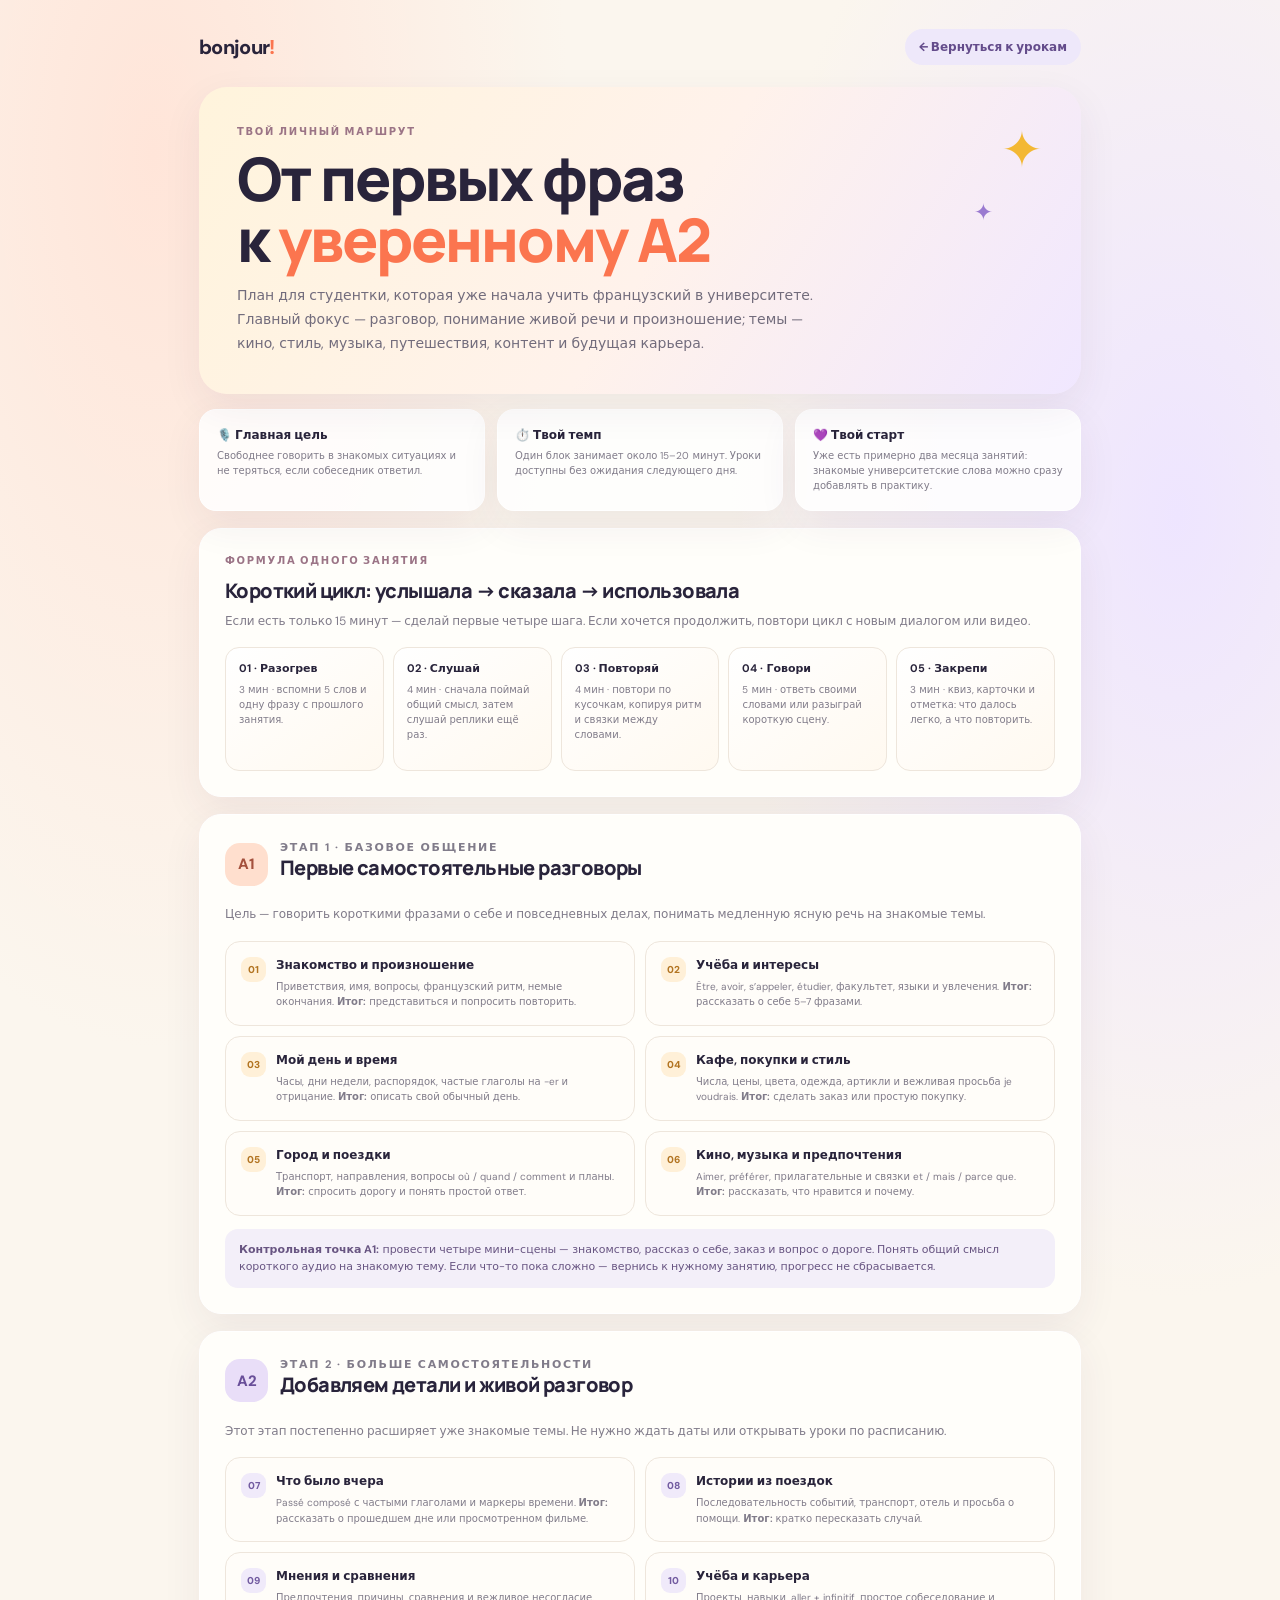
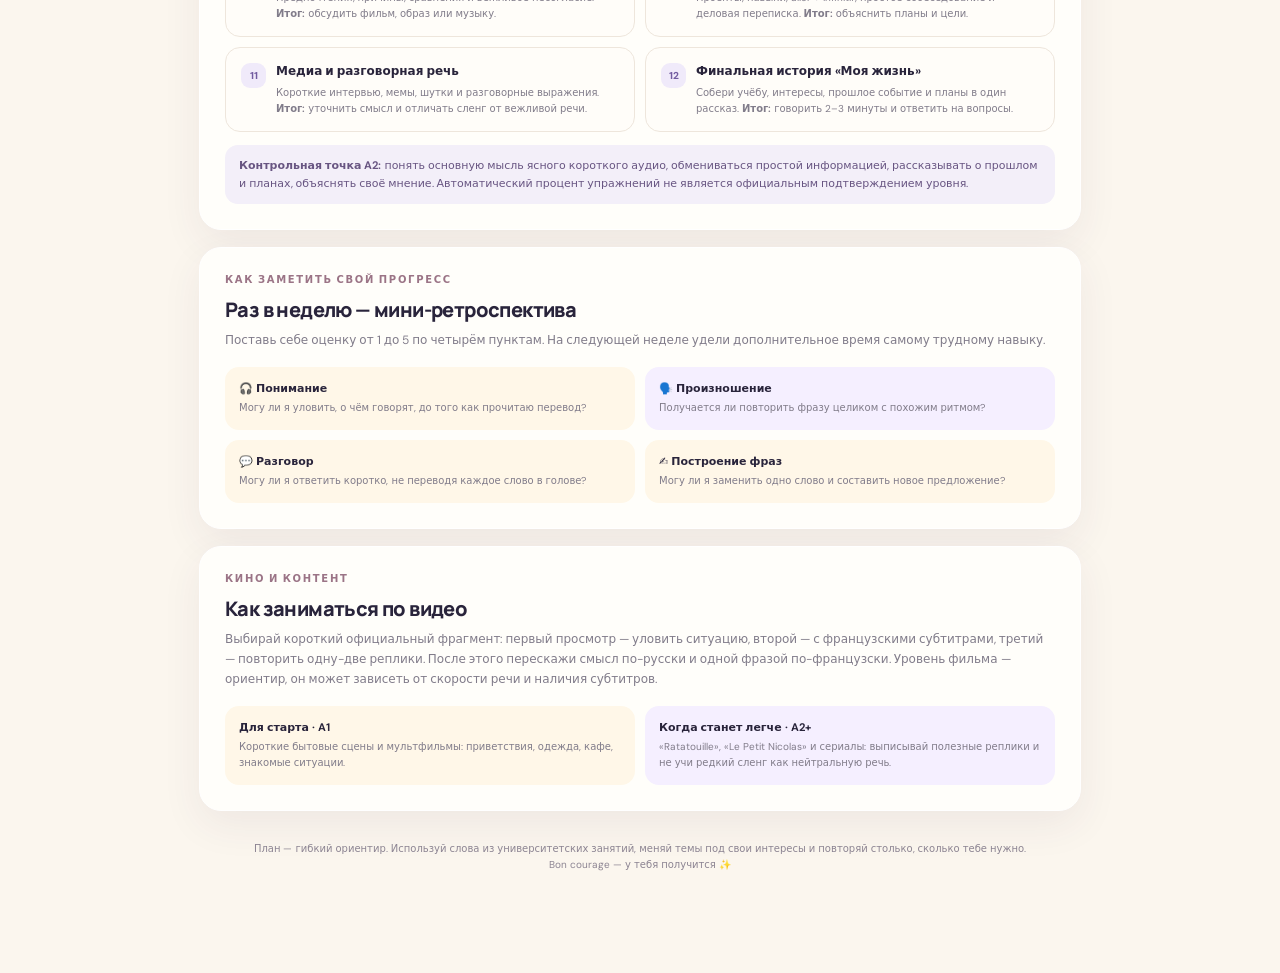
<file: course-plan.html>
<!doctype html>
<html lang="ru">
<head>
  <meta charset="utf-8">
  <meta name="viewport" content="width=device-width, initial-scale=1, viewport-fit=cover">
  <meta name="theme-color" content="#fbf6ee">
  <title>Маршрут A1 → A2 · Bonjour!</title>
  <link rel="preconnect" href="https://fonts.googleapis.com">
  <link rel="preconnect" href="https://fonts.gstatic.com" crossorigin>
  <link href="https://fonts.googleapis.com/css2?family=DM+Sans:wght@400;500;600;700;800&family=Manrope:wght@500;600;700;800&display=swap" rel="stylesheet">
  <style>
    :root{--ink:#29243b;--muted:#817c8a;--paper:#fbf6ee;--white:#fffefa;--orange:#fb754f;--purple:#8060bd;--pink:#f7acc6;--line:#eee6dc;--shadow:0 14px 40px #422d5512;font-family:"DM Sans",system-ui,sans-serif;color:var(--ink);font-synthesis:none;text-rendering:optimizeLegibility}
    *{box-sizing:border-box}body{margin:0;background:radial-gradient(ellipse at 12% 6%,#ffe5d9 0,transparent 26rem),radial-gradient(ellipse at 92% 20%,#eee5ff 0,transparent 28rem),var(--paper)}a{color:inherit}.shell{max-width:930px;margin:auto;padding:20px 24px 70px}.top{display:flex;align-items:center;justify-content:space-between;gap:15px;padding:9px 0 22px}.brand{text-decoration:none;font-weight:800;font-size:20px;letter-spacing:-.7px}.brand i{font-style:normal;color:var(--orange)}.back{padding:10px 14px;border-radius:999px;background:#eee8fa;color:#644c8b;text-decoration:none;font-size:12px;font-weight:800}
    .hero{position:relative;overflow:hidden;padding:38px;border-radius:28px;background:linear-gradient(122deg,#fff4dc,#fff2eb 52%,#f0e7ff);box-shadow:var(--shadow)}.eyebrow{margin:0 0 10px;color:#9b7486;font-size:10px;font-weight:800;letter-spacing:1.7px}.hero h1{max-width:650px;margin:0 0 14px;font:800 clamp(35px,7vw,60px)/1.02 Manrope,sans-serif;letter-spacing:-2px}.hero h1 span{color:var(--orange)}.hero p:last-child{max-width:600px;margin:0;color:#726c7c;font-size:14px;line-height:1.7}.hero-star{position:absolute;right:38px;top:30px;color:#f3b834;font-size:50px;animation:twinkle 2.8s ease-in-out infinite alternate}.hero-star:after{content:"✦";position:absolute;right:50px;top:80px;color:#9a7ad0;font-size:23px;animation:twinkle 1.8s ease-in-out infinite alternate-reverse}@keyframes twinkle{to{transform:rotate(18deg) scale(.8);opacity:.55}}
    .quick{display:grid;grid-template-columns:repeat(3,1fr);gap:12px;margin:15px 0}.quick article{padding:17px;border:1px solid #fff;border-radius:17px;background:#ffffffd9;box-shadow:var(--shadow)}.quick b{display:block;font-size:12px}.quick span{display:block;margin-top:5px;color:var(--muted);font-size:10px;line-height:1.5}
    .section{margin-top:17px;padding:25px;border:1px solid #fff;border-radius:22px;background:var(--white);box-shadow:var(--shadow)}.section h2{margin:0 0 7px;font:800 20px Manrope,sans-serif;letter-spacing:-.6px}.lead{margin:0 0 16px;color:var(--muted);font-size:12px;line-height:1.7}.steps{display:grid;grid-template-columns:repeat(5,1fr);gap:9px}.step{min-height:124px;padding:13px;border:1px solid var(--line);border-radius:14px;background:linear-gradient(145deg,#fff,#fff9f0)}.step b{display:block;font-size:11px}.step span{display:block;margin-top:7px;color:var(--muted);font-size:10px;line-height:1.5}
    .level-head{display:flex;align-items:center;gap:12px;margin-bottom:16px}.level-num{display:grid;place-items:center;width:43px;height:43px;border-radius:15px;background:#ffdfce;color:#a4513d;font-size:15px;font-weight:800}.a2 .level-num{background:#e9def8;color:#694f99}.level-head p{margin:0;color:var(--muted);font-size:11px}.lessons{display:grid;grid-template-columns:repeat(2,1fr);gap:10px}.lesson{position:relative;padding:15px 16px 15px 50px;border:1px solid var(--line);border-radius:15px;background:#fffdf9}.lesson:before{position:absolute;left:15px;top:15px;display:grid;place-items:center;width:25px;height:25px;border-radius:9px;background:#fff0d8;color:#b27422;font-size:10px;font-weight:800;content:attr(data-n)}.a2 .lesson:before{background:#f0eafa;color:#725ba0}.lesson h3{margin:0 0 6px;font-size:12px}.lesson p{margin:0;color:var(--muted);font-size:10px;line-height:1.55}.result{margin-top:13px;padding:12px 14px;border-radius:13px;background:#f3eff9;color:#685582;font-size:11px;line-height:1.6}.tips{display:grid;grid-template-columns:1fr 1fr;gap:10px}.tip{padding:14px;border-radius:14px;background:#fff7e8}.tip:nth-child(2){background:#f5efff}.tip b{display:block;margin-bottom:5px;font-size:11px}.tip p{margin:0;color:var(--muted);font-size:10px;line-height:1.6}.footer{padding:20px 5px;color:#8c8492;text-align:center;font-size:10px;line-height:1.6}
    @media(max-width:650px){.shell{padding:13px 15px 45px}.hero{padding:27px 23px;border-radius:22px}.hero-star{right:18px;top:17px;font-size:35px}.quick{grid-template-columns:1fr;gap:8px}.quick article{padding:13px 15px}.section{padding:19px 16px;border-radius:18px}.steps{grid-template-columns:1fr 1fr}.step:last-child{grid-column:1/-1;min-height:auto}.lessons,.tips{grid-template-columns:1fr}.top{padding-bottom:14px}.back{font-size:10px;padding:9px 11px}}
    @media(prefers-reduced-motion:reduce){*,*:before,*:after{animation-duration:.01ms!important;scroll-behavior:auto!important}}
  </style>
</head>
<body>
  <main class="shell">
    <header class="top"><a class="brand" href="index.html">bonjour<i>!</i></a><a class="back" href="index.html#learn">← Вернуться к урокам</a></header>
    <section class="hero"><span class="hero-star" aria-hidden="true">✦</span><p class="eyebrow">ТВОЙ ЛИЧНЫЙ МАРШРУТ</p><h1>От первых фраз<br>к <span>уверенному A2</span></h1><p>План для студентки, которая уже начала учить французский в университете. Главный фокус — разговор, понимание живой речи и произношение; темы — кино, стиль, музыка, путешествия, контент и будущая карьера.</p></section>
    <div class="quick"><article><b>🎙️ Главная цель</b><span>Свободнее говорить в знакомых ситуациях и не теряться, если собеседник ответил.</span></article><article><b>⏱️ Твой темп</b><span>Один блок занимает около 15–20 минут. Уроки доступны без ожидания следующего дня.</span></article><article><b>💜 Твой старт</b><span>Уже есть примерно два месяца занятий: знакомые университетские слова можно сразу добавлять в практику.</span></article></div>
    <section class="section"><p class="eyebrow">ФОРМУЛА ОДНОГО ЗАНЯТИЯ</p><h2>Короткий цикл: услышала → сказала → использовала</h2><p class="lead">Если есть только 15 минут — сделай первые четыре шага. Если хочется продолжить, повтори цикл с новым диалогом или видео.</p><div class="steps"><article class="step"><b>01 · Разогрев</b><span>3 мин · вспомни 5 слов и одну фразу с прошлого занятия.</span></article><article class="step"><b>02 · Слушай</b><span>4 мин · сначала поймай общий смысл, затем слушай реплики ещё раз.</span></article><article class="step"><b>03 · Повторяй</b><span>4 мин · повтори по кусочкам, копируя ритм и связки между словами.</span></article><article class="step"><b>04 · Говори</b><span>5 мин · ответь своими словами или разыграй короткую сцену.</span></article><article class="step"><b>05 · Закрепи</b><span>3 мин · квиз, карточки и отметка: что далось легко, а что повторить.</span></article></div></section>
    <section class="section"><div class="level-head"><span class="level-num">A1</span><div><p class="eyebrow">ЭТАП 1 · БАЗОВОЕ ОБЩЕНИЕ</p><h2>Первые самостоятельные разговоры</h2></div></div><p class="lead">Цель — говорить короткими фразами о себе и повседневных делах, понимать медленную ясную речь на знакомые темы.</p><div class="lessons">
      <article class="lesson" data-n="01"><h3>Знакомство и произношение</h3><p>Приветствия, имя, вопросы, французский ритм, немые окончания. <b>Итог:</b> представиться и попросить повторить.</p></article>
      <article class="lesson" data-n="02"><h3>Учёба и интересы</h3><p>Être, avoir, s’appeler, étudier, факультет, языки и увлечения. <b>Итог:</b> рассказать о себе 5–7 фразами.</p></article>
      <article class="lesson" data-n="03"><h3>Мой день и время</h3><p>Часы, дни недели, распорядок, частые глаголы на -er и отрицание. <b>Итог:</b> описать свой обычный день.</p></article>
      <article class="lesson" data-n="04"><h3>Кафе, покупки и стиль</h3><p>Числа, цены, цвета, одежда, артикли и вежливая просьба je voudrais. <b>Итог:</b> сделать заказ или простую покупку.</p></article>
      <article class="lesson" data-n="05"><h3>Город и поездки</h3><p>Транспорт, направления, вопросы où / quand / comment и планы. <b>Итог:</b> спросить дорогу и понять простой ответ.</p></article>
      <article class="lesson" data-n="06"><h3>Кино, музыка и предпочтения</h3><p>Aimer, préférer, прилагательные и связки et / mais / parce que. <b>Итог:</b> рассказать, что нравится и почему.</p></article>
    </div><div class="result"><b>Контрольная точка A1:</b> провести четыре мини-сцены — знакомство, рассказ о себе, заказ и вопрос о дороге. Понять общий смысл короткого аудио на знакомую тему. Если что-то пока сложно — вернись к нужному занятию, прогресс не сбрасывается.</div></section>
    <section class="section a2"><div class="level-head"><span class="level-num">A2</span><div><p class="eyebrow">ЭТАП 2 · БОЛЬШЕ САМОСТОЯТЕЛЬНОСТИ</p><h2>Добавляем детали и живой разговор</h2></div></div><p class="lead">Этот этап постепенно расширяет уже знакомые темы. Не нужно ждать даты или открывать уроки по расписанию.</p><div class="lessons">
      <article class="lesson" data-n="07"><h3>Что было вчера</h3><p>Passé composé с частыми глаголами и маркеры времени. <b>Итог:</b> рассказать о прошедшем дне или просмотренном фильме.</p></article>
      <article class="lesson" data-n="08"><h3>Истории из поездок</h3><p>Последовательность событий, транспорт, отель и просьба о помощи. <b>Итог:</b> кратко пересказать случай.</p></article>
      <article class="lesson" data-n="09"><h3>Мнения и сравнения</h3><p>Предпочтения, причины, сравнения и вежливое несогласие. <b>Итог:</b> обсудить фильм, образ или музыку.</p></article>
      <article class="lesson" data-n="10"><h3>Учёба и карьера</h3><p>Проекты, навыки, aller + infinitif, простое собеседование и деловая переписка. <b>Итог:</b> объяснить планы и цели.</p></article>
      <article class="lesson" data-n="11"><h3>Медиа и разговорная речь</h3><p>Короткие интервью, мемы, шутки и разговорные выражения. <b>Итог:</b> уточнить смысл и отличать сленг от вежливой речи.</p></article>
      <article class="lesson" data-n="12"><h3>Финальная история «Моя жизнь»</h3><p>Собери учёбу, интересы, прошлое событие и планы в один рассказ. <b>Итог:</b> говорить 2–3 минуты и ответить на вопросы.</p></article>
    </div><div class="result"><b>Контрольная точка A2:</b> понять основную мысль ясного короткого аудио, обмениваться простой информацией, рассказывать о прошлом и планах, объяснять своё мнение. Автоматический процент упражнений не является официальным подтверждением уровня.</div></section>
    <section class="section"><p class="eyebrow">КАК ЗАМЕТИТЬ СВОЙ ПРОГРЕСС</p><h2>Раз в неделю — мини-ретроспектива</h2><p class="lead">Поставь себе оценку от 1 до 5 по четырём пунктам. На следующей неделе удели дополнительное время самому трудному навыку.</p><div class="tips"><article class="tip"><b>🎧 Понимание</b><p>Могу ли я уловить, о чём говорят, до того как прочитаю перевод?</p></article><article class="tip"><b>🗣️ Произношение</b><p>Получается ли повторить фразу целиком с похожим ритмом?</p></article><article class="tip"><b>💬 Разговор</b><p>Могу ли я ответить коротко, не переводя каждое слово в голове?</p></article><article class="tip"><b>✍️ Построение фраз</b><p>Могу ли я заменить одно слово и составить новое предложение?</p></article></div></section>
    <section class="section"><p class="eyebrow">КИНО И КОНТЕНТ</p><h2>Как заниматься по видео</h2><p class="lead">Выбирай короткий официальный фрагмент: первый просмотр — уловить ситуацию, второй — с французскими субтитрами, третий — повторить одну-две реплики. После этого перескажи смысл по-русски и одной фразой по-французски. Уровень фильма — ориентир, он может зависеть от скорости речи и наличия субтитров.</p><div class="tips"><article class="tip"><b>Для старта · A1</b><p>Короткие бытовые сцены и мультфильмы: приветствия, одежда, кафе, знакомые ситуации.</p></article><article class="tip"><b>Когда станет легче · A2+</b><p>«Ratatouille», «Le Petit Nicolas» и сериалы: выписывай полезные реплики и не учи редкий сленг как нейтральную речь.</p></article></div></section>
    <p class="footer">План — гибкий ориентир. Используй слова из университетских занятий, меняй темы под свои интересы и повторяй столько, сколько тебе нужно.<br>Bon courage — у тебя получится ✨</p>
  </main>
</body>
</html>
</file>
